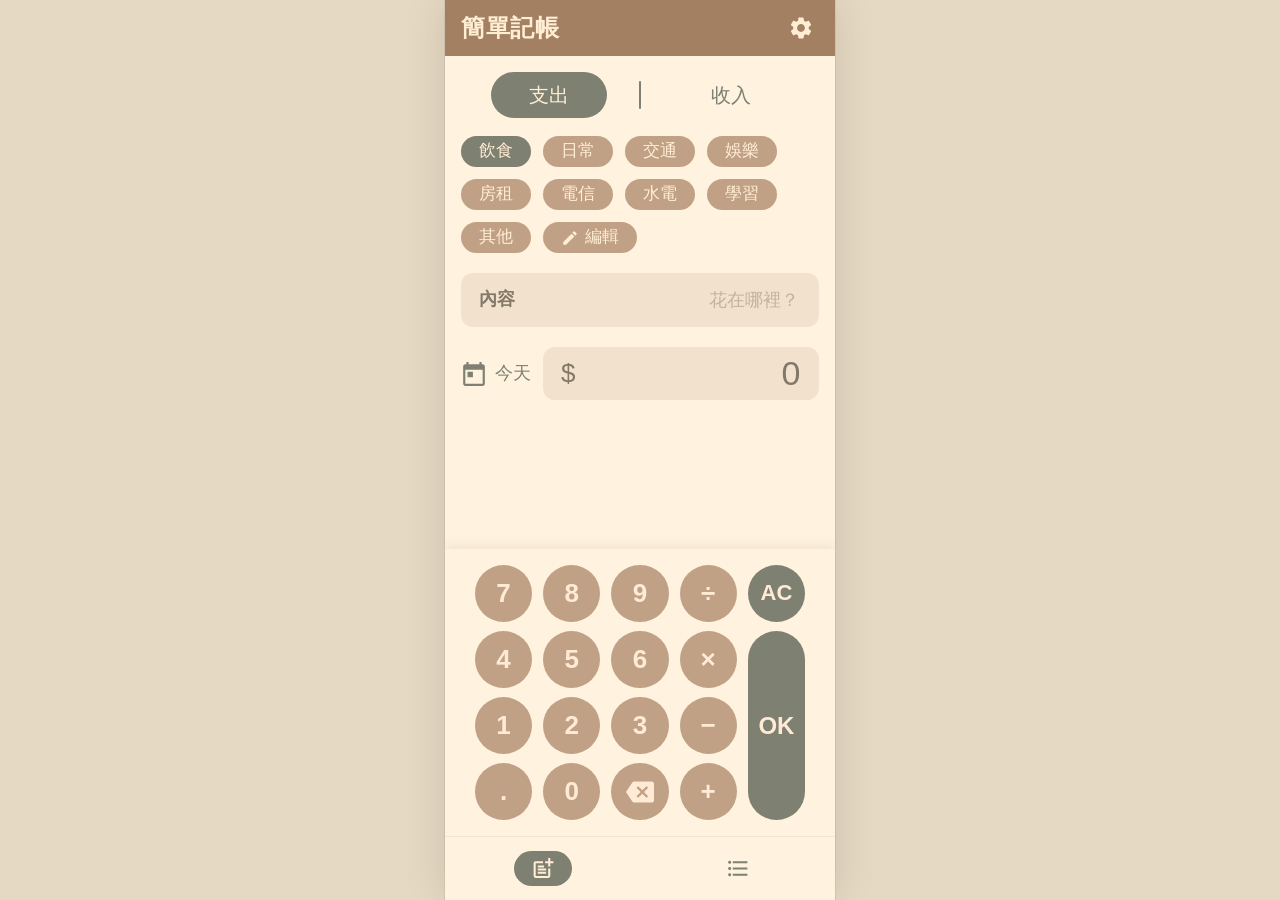
<file: index.html>
<!doctype html>
<html lang="zh-Hant-TW">
<head>
<meta charset="utf-8">
<meta name="viewport" content="width=device-width, initial-scale=1, viewport-fit=cover, maximum-scale=1, user-scalable=no">
<title>簡單記帳</title>
<meta name="description" content="離線可用的個人記帳 PWA，資料只存在你的瀏覽器裡。">
<meta name="theme-color" content="#A38062">
<link rel="manifest" href="./manifest.json">
<link rel="icon" type="image/png" sizes="192x192" href="./icons/icon-192.png">
<!-- iOS 加到主畫面所需 -->
<link rel="apple-touch-icon" href="./icons/icon-180.png">
<meta name="apple-mobile-web-app-capable" content="yes">
<meta name="mobile-web-app-capable" content="yes">
<!-- 新版 iOS 的 black-translucent 會讓網頁少一截（底部留白），改用 default：
     狀態列顏色由 iOS 取樣頁面最上緣的固定元素（見 style.css 的 body::before） -->
<meta name="apple-mobile-web-app-status-bar-style" content="default">
<meta name="apple-mobile-web-app-title" content="簡單記帳">
<link rel="stylesheet" href="./css/style.css">
</head>
<body>
<!-- SVG 圖示庫（Material 風格，與原 App 的圖示樣式一致） -->
<svg xmlns="http://www.w3.org/2000/svg" style="display:none">
  <symbol id="i-settings" viewBox="0 0 24 24"><path d="M19.14 12.94c.04-.3.06-.61.06-.94 0-.32-.02-.64-.07-.94l2.03-1.58a.49.49 0 0 0 .12-.61l-1.92-3.32a.488.488 0 0 0-.59-.22l-2.39.96c-.5-.38-1.03-.7-1.62-.94l-.36-2.54a.484.484 0 0 0-.48-.41h-3.84c-.24 0-.43.17-.47.41l-.36 2.54c-.59.24-1.13.57-1.62.94l-2.39-.96c-.22-.08-.47 0-.59.22L2.74 8.87c-.12.21-.08.47.12.61l2.03 1.58c-.05.3-.09.63-.09.94s.02.64.07.94l-2.03 1.58a.49.49 0 0 0-.12.61l1.92 3.32c.12.22.37.29.59.22l2.39-.96c.5.38 1.03.7 1.62.94l.36 2.54c.05.24.24.41.48.41h3.84c.24 0 .44-.17.47-.41l.36-2.54c.59-.24 1.13-.56 1.62-.94l2.39.96c.22.08.47 0 .59-.22l1.92-3.32c.12-.22.07-.47-.12-.61l-2.01-1.58zM12 15.6c-1.98 0-3.6-1.62-3.6-3.6s1.62-3.6 3.6-3.6 3.6 1.62 3.6 3.6-1.62 3.6-3.6 3.6z"/></symbol>
  <symbol id="i-back" viewBox="0 0 24 24"><path d="M20 11H7.83l5.59-5.59L12 4l-8 8 8 8 1.41-1.41L7.83 13H20v-2z"/></symbol>
  <symbol id="i-check" viewBox="0 0 24 24"><path d="M9 16.17L4.83 12l-1.42 1.41L9 19 21 7l-1.41-1.41z"/></symbol>
  <symbol id="i-add" viewBox="0 0 24 24"><path d="M19 13h-6v6h-2v-6H5v-2h6V5h2v6h6v2z"/></symbol>
  <symbol id="i-search" viewBox="0 0 24 24"><path d="M15.5 14h-.79l-.28-.27A6.471 6.471 0 0 0 16 9.5 6.5 6.5 0 1 0 9.5 16c1.61 0 3.09-.59 4.23-1.57l.27.28v.79l5 4.99L20.49 19l-4.99-5zm-6 0C7.01 14 5 11.99 5 9.5S7.01 5 9.5 5 14 7.01 14 9.5 11.99 14 9.5 14z"/></symbol>
  <symbol id="i-chart" viewBox="0 0 24 24"><path d="M5 9.2h3V19H5zM10.6 5h2.8v14h-2.8zm5.6 8H19v6h-2.8z"/></symbol>
  <symbol id="i-download" viewBox="0 0 24 24"><path d="M19 9h-4V3H9v6H5l7 7 7-7zM5 18v2h14v-2H5z"/></symbol>
  <symbol id="i-upload" viewBox="0 0 24 24"><path d="M9 16h6v-6h4l-7-7-7 7h4zm-4 2h14v2H5z"/></symbol>
  <symbol id="i-listnum" viewBox="0 0 24 24"><path d="M2 17h2v.5H3v1h1v.5H2v1h3v-4H2v1zm1-9h1V4H2v1h1v3zm-1 3h1.8L2 13.1v.9h3v-1H3.2L5 10.9V10H2v1zm5-6v2h14V5H7zm0 14h14v-2H7v2zm0-6h14v-2H7v2z"/></symbol>
  <symbol id="i-list" viewBox="0 0 24 24"><path d="M4 10.5c-.83 0-1.5.67-1.5 1.5s.67 1.5 1.5 1.5 1.5-.67 1.5-1.5-.67-1.5-1.5-1.5zm0-6c-.83 0-1.5.67-1.5 1.5S3.17 7.5 4 7.5 5.5 6.83 5.5 6 4.83 4.5 4 4.5zm0 12c-.83 0-1.5.68-1.5 1.5s.68 1.5 1.5 1.5 1.5-.68 1.5-1.5-.67-1.5-1.5-1.5zM7 19h14v-2H7v2zm0-6h14v-2H7v2zm0-8v2h14V5H7z"/></symbol>
  <symbol id="i-edit" viewBox="0 0 24 24"><path d="M3 17.25V21h3.75L17.81 9.94l-3.75-3.75L3 17.25zM20.71 7.04a.996.996 0 0 0 0-1.41l-2.34-2.34a.996.996 0 0 0-1.41 0l-1.83 1.83 3.75 3.75 1.83-1.83z"/></symbol>
  <symbol id="i-calendar" viewBox="0 0 24 24"><path d="M20 3h-1V1h-2v2H7V1H5v2H4c-1.1 0-2 .9-2 2v16c0 1.1.9 2 2 2h16c1.1 0 2-.9 2-2V5c0-1.1-.9-2-2-2zm0 18H4V8h16v13zM6 10h5v5H6z"/></symbol>
  <symbol id="i-backspace" viewBox="0 0 24 24"><path d="M22 3H7c-.69 0-1.23.35-1.59.88L0 12l5.41 8.11c.36.53.9.89 1.59.89h15c1.1 0 2-.9 2-2V5c0-1.1-.9-2-2-2zm-3 12.59L17.59 17 14 13.41 10.41 17 9 15.59 12.59 12 9 8.41 10.41 7 14 10.59 17.59 7 19 8.41 15.41 12 19 15.59z"/></symbol>
  <symbol id="i-drag" viewBox="0 0 24 24"><path d="M20 9H4v2h16V9zM4 15h16v-2H4v2z"/></symbol>
  <symbol id="i-note" viewBox="0 0 24 24"><path d="M17 19.22H5V7h7V5H5c-1.1 0-2 .9-2 2v12c0 1.1.9 2 2 2h12c1.1 0 2-.9 2-2v-7h-2v7.22zM19 2h-2v3h-3v2h3v3h2V7h3V5h-3V2zM7 9h6v2H7zm0 3v2h8v-2zm0 3h8v2H7z"/></symbol>
  <symbol id="i-chev-left" viewBox="0 0 24 24"><path d="M15.41 7.41L14 6l-6 6 6 6 1.41-1.41L10.83 12z"/></symbol>
  <symbol id="i-chev-right" viewBox="0 0 24 24"><path d="M10 6L8.59 7.41 13.17 12l-4.58 4.59L10 18l6-6z"/></symbol>
  <symbol id="i-person" viewBox="0 0 24 24"><path d="M12 2C6.48 2 2 6.48 2 12s4.48 10 10 10 10-4.48 10-10S17.52 2 12 2zm0 3c1.66 0 3 1.34 3 3s-1.34 3-3 3-3-1.34-3-3 1.34-3 3-3zm0 14.2c-2.5 0-4.71-1.28-6-3.22.03-1.99 4-3.08 6-3.08 1.99 0 5.97 1.09 6 3.08-1.29 1.94-3.5 3.22-6 3.22z"/></symbol>
  <symbol id="i-rename" viewBox="0 0 24 24"><path d="M3 5h12v2H3zm0 4h8v2H3zm0 4h12v2H3zm0 4h8v2H3zm14.7-7.3l1.4 1.4-6.6 6.6H11v-1.5l6.7-6.5zm1.4-1.4a1 1 0 0 1 1.4 0l.8.8a1 1 0 0 1 0 1.4l-.9.9-2.2-2.2.9-.9z"/></symbol>
  <symbol id="i-storage" viewBox="0 0 24 24"><path d="M12 3C7.58 3 4 4.79 4 7s3.58 4 8 4 8-1.79 8-4-3.58-4-8-4zM4 9v3c0 2.21 3.58 4 8 4s8-1.79 8-4V9c0 2.21-3.58 4-8 4s-8-1.79-8-4zm0 5v3c0 2.21 3.58 4 8 4s8-1.79 8-4v-3c0 2.21-3.58 4-8 4s-8-1.79-8-4z"/></symbol>
</svg>

<div id="app" class="app">

  <!-- ===== 新增紀錄 ===== -->
  <section class="view is-active" id="view-add" data-tab="add">
    <header class="appbar">
      <h1 class="appbar-title" id="add-title">簡單記帳</h1>
      <div class="appbar-actions">
        <button class="icon-btn" id="btn-settings" aria-label="設定"><svg><use href="#i-settings"/></svg></button>
      </div>
    </header>
    <div class="view-body">
      <div class="seg" id="add-seg">
        <span class="seg-thumb"></span>
        <button class="seg-btn is-active" data-type="expense">支出</button>
        <span class="seg-divider"></span>
        <button class="seg-btn" data-type="income">收入</button>
      </div>
      <div class="chips chips-wrap" id="add-cats"></div>
      <label class="field">
        <span class="field-label">內容</span>
        <input class="field-input" id="add-name" type="text" placeholder="花在哪裡？" autocomplete="off" enterkeyhint="done">
      </label>
      <div class="amount-row">
        <button class="date-btn" id="add-date-btn" type="button">
          <svg><use href="#i-calendar"/></svg><span id="add-date-label">今天</span>
        </button>
        <input type="date" id="add-date" class="visually-hidden" tabindex="-1">
        <div class="amount-box" id="add-amount-box">
          <span class="amount-sign">$</span>
          <span class="amount-value" id="add-amount">0</span>
        </div>
      </div>
    </div>
    <div class="keypad" id="keypad">
      <button class="key" data-k="7">7</button>
      <button class="key" data-k="8">8</button>
      <button class="key" data-k="9">9</button>
      <button class="key key-op" data-k="/">÷</button>
      <button class="key key-dark" data-k="AC">AC</button>
      <button class="key" data-k="4">4</button>
      <button class="key" data-k="5">5</button>
      <button class="key" data-k="6">6</button>
      <button class="key key-op" data-k="*">×</button>
      <button class="key key-dark key-ok" data-k="OK">OK</button>
      <button class="key" data-k="1">1</button>
      <button class="key" data-k="2">2</button>
      <button class="key" data-k="3">3</button>
      <button class="key key-op" data-k="-">−</button>
      <button class="key" data-k=".">.</button>
      <button class="key" data-k="0">0</button>
      <button class="key" data-k="BS" aria-label="退格"><svg><use href="#i-backspace"/></svg></button>
      <button class="key key-op" data-k="+">+</button>
    </div>
  </section>

  <!-- ===== 總覽 ===== -->
  <section class="view" id="view-overview" data-tab="overview">
    <header class="appbar">
      <h1 class="appbar-title" id="ov-title">簡單記帳總覽</h1>
      <div class="appbar-actions">
        <button class="icon-btn" id="ov-mode" aria-label="切換圖表／清單"><svg><use href="#i-chart"/></svg></button>
        <button class="icon-btn" id="ov-export" aria-label="匯出這段期間"><svg><use href="#i-download"/></svg></button>
      </div>
    </header>
    <div class="view-body view-scroll">
      <div class="seg" id="ov-seg">
        <span class="seg-thumb"></span>
        <button class="seg-btn is-active" data-type="expense">支出</button>
        <span class="seg-divider"></span>
        <button class="seg-btn" data-type="income">收入</button>
      </div>
      <div class="range-row">
        <button class="icon-btn range-arrow" id="ov-prev" aria-label="前一天" hidden><svg><use href="#i-chev-left"/></svg></button>
        <button class="range-btn" id="ov-range" type="button">
          <svg><use href="#i-calendar"/></svg><span id="ov-range-text"></span>
        </button>
        <button class="icon-btn range-arrow" id="ov-next" aria-label="後一天" hidden><svg><use href="#i-chev-right"/></svg></button>
      </div>
      <div class="chips chips-center" id="ov-presets">
        <button class="chip" data-preset="today">本日</button>
        <button class="chip" data-preset="week">本週</button>
        <button class="chip is-active" data-preset="month">本月</button>
        <button class="chip" data-preset="lastMonth">上個月</button>
        <button class="chip chip-icon" data-preset="custom" aria-label="自訂區間"><svg><use href="#i-edit"/></svg></button>
      </div>
      <div class="summary">
        <div class="summary-cell"><span class="summary-label">合計</span><span class="summary-value" id="ov-total">$0</span></div>
        <div class="summary-cell"><span class="summary-label">結餘</span><span class="summary-value" id="ov-balance">$0</span></div>
      </div>
      <div id="ov-content"></div>
    </div>
    <button class="fab" id="btn-search" aria-label="搜尋"><svg><use href="#i-search"/></svg></button>
  </section>

  <!-- ===== 分類明細（圖表模式點分類列進入） ===== -->
  <section class="view view-sub" id="view-catdetail" data-tab="overview">
    <header class="appbar">
      <button class="icon-btn appbar-back" id="detail-back" aria-label="返回"><svg><use href="#i-back"/></svg></button>
      <h1 class="appbar-title" id="detail-title"></h1>
      <div class="appbar-actions">
        <button class="icon-btn" id="detail-range" aria-label="選擇日期區間"><svg><use href="#i-calendar"/></svg></button>
      </div>
    </header>
    <div class="view-body view-scroll">
      <div id="detail-list"></div>
    </div>
  </section>

  <!-- ===== 編輯類別 ===== -->
  <section class="view view-sub" id="view-categories" data-tab="add">
    <header class="appbar">
      <button class="icon-btn appbar-back" id="cat-back" aria-label="返回"><svg><use href="#i-back"/></svg></button>
      <h1 class="appbar-title">編輯類別</h1>
      <div class="appbar-actions">
        <button class="icon-btn" id="cat-save" aria-label="儲存"><svg><use href="#i-check"/></svg></button>
      </div>
    </header>
    <div class="view-body view-scroll">
      <div class="cat-list" id="cat-list"></div>
      <p class="hint">拖曳左側把手可排序，點一下名稱可改名或刪除。</p>
    </div>
    <button class="fab" id="cat-add" aria-label="新增類別"><svg><use href="#i-add"/></svg></button>
  </section>

  <!-- ===== 搜尋 ===== -->
  <section class="view view-sub" id="view-search" data-tab="overview">
    <header class="appbar">
      <button class="icon-btn appbar-back" id="search-back" aria-label="返回"><svg><use href="#i-back"/></svg></button>
      <h1 class="appbar-title">搜尋</h1>
    </header>
    <div class="view-body view-scroll">
      <label class="search-box">
        <svg><use href="#i-search"/></svg>
        <input id="search-input" type="search" placeholder="輸入關鍵字" autocomplete="off" enterkeyhint="search">
      </label>
      <div class="dropdowns">
        <select class="dd dd-dark" id="search-type">
          <option value="expense">支出</option>
          <option value="income">收入</option>
        </select>
        <select class="dd dd-tan" id="search-cat"></select>
        <select class="dd dd-dark" id="search-period">
          <option value="1">過去一個月</option>
          <option value="3">過去三個月</option>
          <option value="6">過去半年</option>
          <option value="12">過去一年</option>
          <option value="0">全部期間</option>
        </select>
      </div>
      <div id="search-results"></div>
    </div>
  </section>

  <!-- ===== 設定：列表樣式依原 App；只保留本 App 用得到的項目 ===== -->
  <section class="view view-sub" id="view-settings" data-tab="add">
    <header class="appbar">
      <button class="icon-btn appbar-back" id="settings-back" aria-label="返回"><svg><use href="#i-back"/></svg></button>
      <h1 class="appbar-title" id="settings-title">設定</h1>
    </header>
    <div class="view-body view-scroll">
      <div class="set-group">
        <button class="set-row" id="set-username">
          <svg><use href="#i-person"/></svg>
          <span class="set-main">編輯使用者名稱</span>
          <span class="set-value" id="set-username-val"></span>
          <svg class="set-chev"><use href="#i-chev-right"/></svg>
        </button>
        <button class="set-row" id="set-ledger">
          <svg><use href="#i-rename"/></svg>
          <span class="set-main">重新命名帳本</span>
          <span class="set-value" id="set-ledger-val"></span>
          <svg class="set-chev"><use href="#i-chev-right"/></svg>
        </button>
        <button class="set-row" id="set-mode">
          <svg><use href="#i-chart"/></svg>
          <span class="set-main">總覽圖表模式</span>
          <svg class="set-chev set-mode-icon"><use href="#i-chart"/></svg>
        </button>
      </div>

      <div class="set-group">
        <button class="set-row" id="set-export">
          <svg><use href="#i-download"/></svg>
          <span class="set-main">匯出備份<span class="set-sub" id="set-last-backup">尚未備份</span></span>
          <svg class="set-chev"><use href="#i-chev-right"/></svg>
        </button>
        <button class="set-row" id="set-import">
          <svg><use href="#i-upload"/></svg>
          <span class="set-main">匯入 CSV<span class="set-sub">支援 UTF-8（含 BOM）與 Big5，可合併或覆蓋</span></span>
          <svg class="set-chev"><use href="#i-chev-right"/></svg>
        </button>
        <input type="file" id="set-file" class="visually-hidden" accept=".csv,text/csv,text/plain">
        <div class="set-row">
          <svg><use href="#i-storage"/></svg>
          <span class="set-main">資料<span class="set-sub" id="set-count">0 筆紀錄</span></span>
          <span class="set-value" id="set-persist"></span>
        </div>
      </div>

      <p class="hint">資料只存在這支手機的這個瀏覽器裡，不會上傳到任何伺服器。換手機或清除瀏覽器資料前，請先匯出備份。</p>
      <p class="hint hint-small" id="set-viewport"></p>
    </div>
  </section>

  <!-- ===== 底部導覽 ===== -->
  <nav class="bottom-nav" id="bottom-nav">
    <button class="nav-btn is-active" data-tab="add" aria-label="新增紀錄"><svg><use href="#i-note"/></svg></button>
    <button class="nav-btn" data-tab="overview" aria-label="總覽"><svg><use href="#i-list"/></svg></button>
  </nav>

  <div id="dialog-root"></div>
  <div class="toast" id="toast" role="status" aria-live="polite"></div>
</div>

<script src="./js/format.js"></script>
<script src="./js/store.js"></script>
<script src="./js/csv.js"></script>
<script src="./js/app.js"></script>
</body>
</html>
</file>
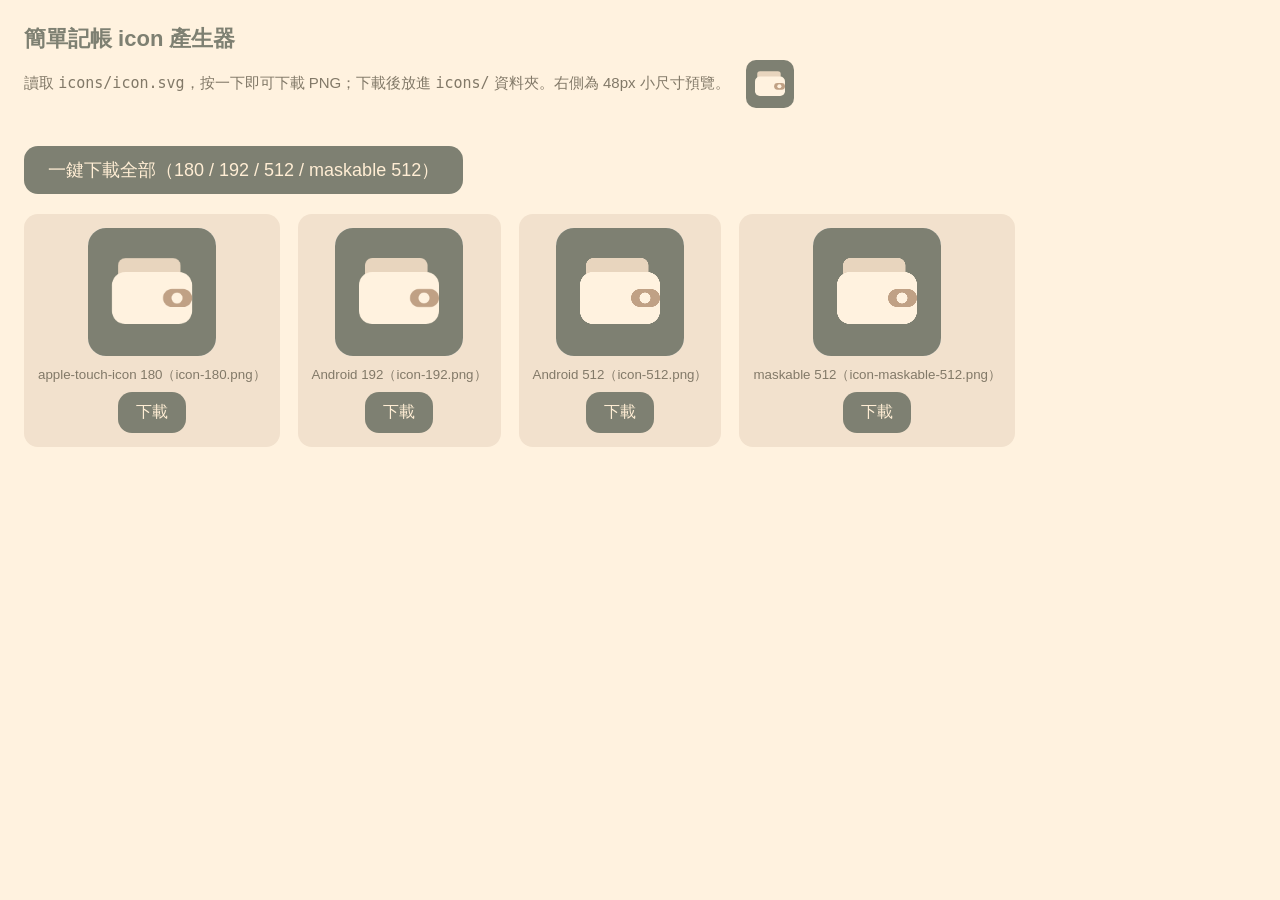
<file: icon-generator.html>
<!doctype html>
<html lang="zh-Hant-TW">
<head>
<meta charset="utf-8">
<meta name="viewport" content="width=device-width, initial-scale=1">
<title>簡單記帳 icon 產生器</title>
<style>
  body { font-family: -apple-system, "PingFang TC", "Noto Sans TC", "Microsoft JhengHei", sans-serif; background: #FFF2DF; color: #7E8072; margin: 0; padding: 24px; }
  h1 { font-size: 22px; margin: 0 0 6px; }
  p { margin: 0 0 18px; font-size: 15px; color: #827968; }
  .row { display: flex; flex-wrap: wrap; gap: 18px; align-items: flex-end; }
  .item { background: #F2E1CD; border-radius: 14px; padding: 14px; text-align: center; }
  .item canvas { display: block; margin: 0 auto 10px; border-radius: 18px; background: #fff; width: 128px; height: 128px; }
  .item small { display: block; margin-bottom: 8px; color: #827968; }
  button { border: 0; border-radius: 14px; background: #7E8072; color: #FFEDD4; font-size: 16px; padding: 10px 18px; cursor: pointer; }
  button.big { margin: 20px 0; font-size: 18px; padding: 12px 24px; }
  .preview48 { width: 48px; height: 48px; border-radius: 10px; margin-left: 12px; vertical-align: middle; }
</style>
</head>
<body>
<h1>簡單記帳 icon 產生器</h1>
<p>讀取 <code>icons/icon.svg</code>，按一下即可下載 PNG；下載後放進 <code>icons/</code> 資料夾。右側為 48px 小尺寸預覽。 <canvas id="p48" class="preview48" width="48" height="48"></canvas></p>
<button class="big" id="all">一鍵下載全部（180 / 192 / 512 / maskable 512）</button>
<div class="row" id="row"></div>

<script>
(function () {
  const SIZES = [
    { name: 'icon-180.png', size: 180, label: 'apple-touch-icon 180' },
    { name: 'icon-192.png', size: 192, label: 'Android 192' },
    { name: 'icon-512.png', size: 512, label: 'Android 512' },
    { name: 'icon-maskable-512.png', size: 512, label: 'maskable 512' }
  ];
  const row = document.getElementById('row');
  const items = [];
  const img = new Image();

  function draw(canvas, size) {
    canvas.width = size; canvas.height = size;
    const ctx = canvas.getContext('2d');
    ctx.fillStyle = '#7E8072';
    ctx.fillRect(0, 0, size, size);
    ctx.drawImage(img, 0, 0, size, size);
  }

  function downloadCanvas(canvas, name) {
    return new Promise(resolve => {
      canvas.toBlob(blob => {
        const a = document.createElement('a');
        a.href = URL.createObjectURL(blob);
        a.download = name;
        document.body.appendChild(a);
        a.click();
        setTimeout(() => { URL.revokeObjectURL(a.href); a.remove(); resolve(); }, 400);
      }, 'image/png');
    });
  }

  img.onload = () => {
    SIZES.forEach(s => {
      const item = document.createElement('div');
      item.className = 'item';
      const canvas = document.createElement('canvas');
      draw(canvas, s.size);
      const small = document.createElement('small');
      small.textContent = s.label + '（' + s.name + '）';
      const btn = document.createElement('button');
      btn.textContent = '下載';
      btn.onclick = () => downloadCanvas(canvas, s.name);
      item.append(canvas, small, btn);
      row.appendChild(item);
      items.push({ canvas, name: s.name });
    });
    draw(document.getElementById('p48'), 48);
  };
  img.onerror = () => { row.textContent = '讀不到 icons/icon.svg，請確認檔案位置（需用 http 伺服器或 GitHub Pages 開啟）。'; };
  img.src = './icons/icon.svg';

  document.getElementById('all').onclick = async () => {
    for (const it of items) { await downloadCanvas(it.canvas, it.name); await new Promise(r => setTimeout(r, 300)); }
  };
})();
</script>
</body>
</html>
</file>
<file: css/style.css>
/* =========================================================
   簡單記帳 – 樣式
   以 390px 手機寬度為基準；色碼由原截圖取樣。
   ========================================================= */
:root {
  --bar: #A38062;          /* App bar 背景 */
  --bar-text: #FFEDD4;     /* App bar 文字與圖示 */
  --bg: #FFF2DF;           /* 頁面背景 */
  --ink: #7E8072;          /* 主色：選中膠囊、FAB、主要文字 */
  --ink-light: #9A9C8F;
  --tan: #C0A185;          /* 次要按鈕、數字鍵、標籤 */
  --card: #F2E1CD;         /* 卡片、輸入框 */
  --muted: #827968;        /* 次要文字 */
  --placeholder: #BFB4A0;
  --line: #D9C9B3;         /* 分隔線 */
  --key-text: #FFEAD5;
  --outer: #E6D9C3;        /* 桌機兩側底色（截圖外區域） */
  --scrim: rgba(0, 0, 0, .6);
  --nav-h: 64px;
  --app-w: 390px;
  --font: -apple-system, BlinkMacSystemFont, "PingFang TC", "Noto Sans TC", "Microsoft JhengHei", "Helvetica Neue", Arial, sans-serif;
  --ease: cubic-bezier(.2, .7, .2, 1);
}

* { box-sizing: border-box; -webkit-tap-highlight-color: transparent; }
/* 整頁固定、不可捲動：避免 iOS 主畫面模式的整頁拖動與高度誤差，捲動只發生在各畫面內部 */
html, body { height: 100%; margin: 0; overflow: hidden; }
body {
  position: fixed; inset: 0; width: 100%;
  background: var(--outer);
  color: var(--ink);
  font-family: var(--font);
  font-size: 18px;
  line-height: 1.3;
  overscroll-behavior: none;
  -webkit-font-smoothing: antialiased;
  -webkit-user-select: none; user-select: none;
}
input, select, button, textarea { font: inherit; color: inherit; }
button { background: none; border: 0; padding: 0; cursor: pointer; }
input, textarea { -webkit-user-select: text; user-select: text; }
svg { width: 26px; height: 26px; fill: currentColor; flex: none; }
[hidden] { display: none !important; }

.visually-hidden {
  position: absolute !important; width: 1px; height: 1px; margin: -1px; padding: 0;
  overflow: hidden; clip: rect(0 0 0 0); white-space: nowrap; border: 0; opacity: 0;
}

/* ---------- 外框：手機寬度置中 ---------- */
.app {
  position: fixed;
  inset: 0;              /* 貼齊實際可視區四邊，不靠 100vh / 100dvh 的回報值 */
  max-width: var(--app-w);
  margin: 0 auto;
  background: var(--bg);
  overflow: hidden;
  display: flex;
  flex-direction: column;
}
/* 手機（含 393 / 402 / 430pt 等機型）一律填滿整個寬度；只有桌機才置中成手機寬 */
@media (max-width: 599px) {
  .app { max-width: none; }
}
@media (min-width: 600px) {
  .app { box-shadow: 0 0 0 1px rgba(0,0,0,.06), 0 0 40px rgba(0,0,0,.12); }
}
/* iOS 加到主畫面後，狀態列顏色是取樣頁面最上緣「固定定位、全寬、不透明」的元素；
   放一條棕色細帶在最上面（被 App bar 蓋住，看不到），讓狀態列跟 App bar 同色。 */
@media (max-width: 599px) {
  body::before {
    content: "";
    position: fixed;
    top: 0; left: 0; right: 0;
    height: 14px;
    background: var(--bar);
    z-index: 0;
  }
}

/* ---------- 頁面切換 ---------- */
.view {
  position: absolute;
  inset: 0 0 calc(var(--nav-h) + env(safe-area-inset-bottom, 0px)) 0;
  display: none;
  flex-direction: column;
  background: var(--bg);
}
.view.is-active { display: flex; animation: viewIn .22s var(--ease); }
.view-sub { z-index: 5; }
@keyframes viewIn {
  from { opacity: 0; transform: translateX(12px); }
  to   { opacity: 1; transform: none; }
}
.view-body { flex: 1; min-height: 0; padding-bottom: 16px; }
.view-scroll { overflow-y: auto; -webkit-overflow-scrolling: touch; padding-bottom: 96px; }

/* ---------- App bar ---------- */
.appbar {
  flex: none;
  position: sticky; top: 0; z-index: 2;
  display: flex;
  align-items: center;
  gap: 8px;
  height: calc(56px + env(safe-area-inset-top, 0px));
  padding: env(safe-area-inset-top, 0px) 12px 0 16px;
  background: var(--bar);
  color: var(--bar-text);
}
.appbar-title {
  flex: 1;
  margin: 0;
  font-size: 24px;
  font-weight: 700;
  letter-spacing: .5px;
  white-space: nowrap;
  overflow: hidden;
  text-overflow: ellipsis;
}
.appbar-back { margin-left: -8px; margin-right: 4px; }
.appbar-actions { display: flex; gap: 4px; }
.icon-btn {
  width: 44px; height: 44px;
  display: inline-flex; align-items: center; justify-content: center;
  border-radius: 50%;
  color: inherit;
  transition: background .15s;
}
.icon-btn:active { background: rgba(255,255,255,.18); }
.icon-btn[hidden] { display: none; }

/* ---------- 支出 / 收入 切換 ---------- */
.seg {
  position: relative;
  display: flex;
  align-items: center;
  justify-content: center;
  gap: 32px;
  width: 298px;
  height: 46px;
  margin: 16px auto 0;
}
.seg-btn {
  position: relative;
  z-index: 1;
  width: 116px;
  height: 46px;
  border-radius: 23px;
  font-size: 20px;
  font-weight: 500;
  color: var(--ink);
  transition: color .25s var(--ease);
}
.seg-btn.is-active { color: var(--bar-text); }
.seg-divider { width: 2px; height: 28px; background: var(--ink); border-radius: 1px; }
.seg-thumb {
  position: absolute;
  top: 0; left: 0;
  width: 116px; height: 46px;
  border-radius: 23px;
  background: var(--ink);
  transition: transform .25s var(--ease);
}
.seg[data-active="income"] .seg-thumb { transform: translateX(182px); }

/* ---------- Chips ---------- */
.chips { display: flex; flex-wrap: wrap; gap: 12px; padding: 0 16px; margin-top: 18px; }
.chips-center { justify-content: center; margin-top: 14px; }
.chips-center .chip { padding: 0 11px; }
.chips-wrap { margin-top: 18px; }
.chip {
  height: 31px;
  padding: 0 18px;
  border-radius: 16px;
  background: var(--tan);
  color: var(--bar-text);
  font-size: 17px;
  white-space: nowrap;
  display: inline-flex; align-items: center; gap: 6px;
  transition: background .2s var(--ease), transform .1s;
}
.chip:active { transform: scale(.96); }
.chip.is-active { background: var(--ink); }
.chips-center .chip-icon, .chip-icon { padding: 0 8px; }
.chip svg { width: 18px; height: 18px; }

/* ---------- 輸入欄位 ---------- */
.field {
  display: flex; align-items: center;
  height: 54px;
  margin: 20px 16px 0;
  padding: 0 18px;
  border-radius: 12px;
  background: var(--card);
}
.field-label { font-size: 18px; font-weight: 600; color: var(--muted); flex: none; }
.field-input {
  flex: 1; min-width: 0;
  height: 100%;
  margin-left: 12px;
  background: transparent; border: 0; outline: 0;
  text-align: right;
  font-size: 18px;
  color: var(--muted);
}
.field-input::placeholder { color: var(--placeholder); }

/* 日期 + 金額 */
.amount-row { display: flex; align-items: center; gap: 12px; margin: 20px 16px 0; }
.date-btn {
  display: inline-flex; align-items: center; gap: 8px;
  color: var(--ink); font-size: 18px; flex: none; padding: 4px 0;
}
.date-btn svg { color: var(--ink); }
.amount-box {
  flex: 1; min-width: 0;
  display: flex; align-items: center;
  height: 53px;
  padding: 0 18px;
  border-radius: 12px;
  background: var(--card);
  font-size: 26px;
  color: var(--muted);
}
.amount-sign { flex: none; font-weight: 500; }
.amount-value {
  flex: 1; text-align: right;
  font-size: 34px; font-weight: 400; letter-spacing: .5px;
  white-space: nowrap; overflow: hidden; text-overflow: clip;
}

/* ---------- 計算機鍵盤 ---------- */
.keypad {
  flex: none;
  display: grid;
  grid-template-columns: repeat(5, 1fr);
  grid-auto-rows: 57px;
  column-gap: 11px;
  row-gap: 9px;
  padding: 16px 30px 16px;
  background: var(--bg);
  box-shadow: 0 -3px 10px rgba(80, 60, 30, .08);
}
.key {
  border-radius: 29px;
  background: var(--tan);
  color: var(--key-text);
  font-size: 26px;
  font-weight: 700;
  display: flex; align-items: center; justify-content: center;
  transition: filter .1s, transform .08s;
}
.key:active { filter: brightness(.92); transform: scale(.95); }
.key svg { width: 28px; height: 28px; }
.key-dark { background: var(--ink); font-size: 22px; }
.key-ok { grid-column: 5; grid-row: 2 / span 3; font-size: 24px; }

/* ---------- 總覽 ---------- */
.range-row { display: flex; align-items: center; justify-content: center; margin-top: 16px; min-height: 40px; }
.range-arrow { width: 40px; height: 40px; color: var(--ink); }
.range-arrow[hidden] { display: none; }
.range-arrow svg { width: 24px; height: 24px; }
.range-btn {
  display: inline-flex; align-items: center; justify-content: center; gap: 14px;
  padding: 4px 12px;
  color: var(--ink); font-size: 18px;
}
.range-btn svg { width: 24px; height: 24px; }
#ov-range-text { display: inline-flex; gap: 14px; align-items: center; }
#ov-content { margin-top: 6px; }
.summary {
  display: flex;
  margin: 17px 16px 0;
  height: 52px;
  border-radius: 12px;
  background: var(--card);
  overflow: hidden;
}
.summary-cell {
  flex: 1;
  display: flex; flex-direction: column; align-items: center; justify-content: center;
  line-height: 1.15;
}
.summary-cell + .summary-cell { border-left: 2px solid var(--bg); }
.summary-label { font-size: 14px; color: var(--muted); }
.summary-value { font-size: 20px; font-weight: 600; color: var(--ink); }

/* 分類排行 */
.rank-row {
  display: flex; align-items: center;
  height: 54px;
  margin: 0 16px;
  border-bottom: 1px solid var(--line);
}
.rank-row:last-child { border-bottom: 0; }
.rank-name {
  position: relative;
  flex: 1; min-width: 0;
  display: flex; align-items: center;
  height: 38px;
  font-size: 18px;
  color: var(--ink);
}
.rank-bar {
  position: absolute; left: 0; top: 0; bottom: 0;
  border-radius: 8px;
  transition: width .4s var(--ease);
}
.rank-name span { position: relative; padding-left: 1px; }
.rank-amount { font-size: 22px; font-weight: 600; color: var(--ink); margin-left: 8px; }
.rank-badge {
  width: 46px; height: 18px; margin-left: 16px;
  border-radius: 9px;
  display: inline-flex; align-items: center; justify-content: center;
  font-size: 12px; color: var(--bar-text);
  flex: none;
}

/* 紀錄清單 */
.rec-row {
  display: flex; align-items: center;
  min-height: 58px;
  margin: 0 16px;
  padding: 6px 0;
  border-bottom: 1px solid var(--line);
  cursor: pointer;
}
.rec-row:active { background: rgba(0,0,0,.03); }
.rec-main { flex: 1; min-width: 0; }
.rec-name {
  font-size: 18px; font-weight: 600; color: var(--ink);
  white-space: nowrap; overflow: hidden; text-overflow: ellipsis;
}
.rec-meta { display: flex; align-items: center; gap: 8px; margin-top: 3px; font-size: 14px; color: var(--ink); }
.rec-tag {
  display: inline-flex; align-items: center;
  height: 20px; padding: 0 9px;
  border-radius: 10px;
  background: var(--tan); color: var(--bar-text);
  font-size: 12px;
}
.rec-amount { font-size: 20px; font-weight: 600; color: var(--ink); margin-left: 12px; white-space: nowrap; }

/* 空狀態：插圖與原 App 相同 */
.empty {
  padding: 48px 24px;
  text-align: center;
  color: var(--ink-light);
  font-size: 16px;
}
.empty-wrap { padding-top: 48px; }
.empty-illu { width: 150px; height: 150px; margin: 0 auto; display: block; }
.rank-row { cursor: pointer; }
.rank-row:active { background: rgba(0,0,0,.03); }

/* ---------- FAB ---------- */
.fab {
  position: absolute;
  right: 24px;
  bottom: 24px;
  width: 54px; height: 54px;
  border-radius: 50%;
  background: var(--ink);
  color: var(--bar-text);
  display: flex; align-items: center; justify-content: center;
  box-shadow: 0 4px 10px rgba(60, 50, 30, .18);
  transition: transform .12s;
  z-index: 3;
}
.fab:active { transform: scale(.94); }
.fab svg { width: 28px; height: 28px; }

/* ---------- 底部導覽 ---------- */
.bottom-nav {
  position: absolute;
  left: 0; right: 0; bottom: 0;
  height: calc(var(--nav-h) + env(safe-area-inset-bottom, 0px));
  padding-bottom: env(safe-area-inset-bottom, 0px);
  display: flex;
  align-items: center;
  background: var(--bg);
  border-top: 1px solid rgba(0,0,0,.05);
  z-index: 10;
}
.nav-btn {
  flex: 1;
  display: flex; align-items: center; justify-content: center;
}
.nav-btn span { display: none; }
.nav-btn svg {
  width: 58px; height: 35px; padding: 5px 16px;
  border-radius: 17.5px;
  color: var(--ink);
  transition: background .2s var(--ease), color .2s;
}
.nav-btn.is-active svg { background: var(--ink); color: var(--bar-text); }

/* ---------- 編輯類別 ---------- */
.cat-list { padding: 18px 16px 0; display: flex; flex-direction: column; gap: 18px; position: relative; }
.cat-card {
  display: flex; align-items: center;
  height: 48px;
  padding: 0 20px;
  border-radius: 14px;
  background: var(--card);
  color: var(--muted);
  font-size: 18px;
  touch-action: pan-y;
  transition: transform .18s var(--ease), box-shadow .18s;
}
.cat-card.is-dragging {
  z-index: 2;
  box-shadow: 0 6px 16px rgba(60, 50, 30, .18);
  transition: none;
  background: #F6E8D6;
}
.cat-handle { width: 36px; height: 48px; display: flex; align-items: center; color: var(--muted); cursor: grab; touch-action: none; flex: none; }
.cat-handle svg { width: 24px; height: 24px; }
.cat-name { flex: 1; padding-left: 4px; }
.hint { margin: 24px 24px 0; font-size: 14px; color: var(--ink-light); text-align: center; line-height: 1.6; }
.hint-small { margin-top: 10px; font-size: 11px; opacity: .8; }

/* ---------- 搜尋 ---------- */
.search-box {
  display: flex; align-items: center; gap: 12px;
  height: 52px;
  margin: 16px 16px 0;
  padding: 0 18px;
  border-radius: 14px;
  background: var(--card);
  color: var(--muted);
}
.search-box svg { width: 24px; height: 24px; color: var(--muted); }
.search-box input {
  flex: 1; min-width: 0; height: 100%;
  background: transparent; border: 0; outline: 0;
  text-align: right;
  font-size: 18px; color: var(--muted);
  -webkit-appearance: none; appearance: none;
}
.search-box input::placeholder { color: var(--placeholder); }
.search-box input::-webkit-search-cancel-button { display: none; }
.dropdowns { display: flex; gap: 12px; padding: 0 16px; margin-top: 14px; }
.dd {
  height: 37px;
  padding: 0 30px 0 18px;
  border: 0; border-radius: 18.5px;
  font-size: 17px;
  color: var(--bar-text);
  -webkit-appearance: none; appearance: none;
  background-repeat: no-repeat;
  background-position: right 10px center;
  background-size: 14px;
  max-width: 46%;
  text-overflow: ellipsis;
  outline: 0;
}
.dd option { color: #333; background: #fff; }
.dd-dark { background-color: var(--ink); background-image: url("data:image/svg+xml;utf8,<svg xmlns='http://www.w3.org/2000/svg' viewBox='0 0 24 24' fill='%23FFEDD4'><path d='M7 10l5 5 5-5z'/></svg>"); }
.dd-tan  { background-color: var(--tan); background-image: url("data:image/svg+xml;utf8,<svg xmlns='http://www.w3.org/2000/svg' viewBox='0 0 24 24' fill='%23FFEDD4'><path d='M7 10l5 5 5-5z'/></svg>"); }

/* ---------- 設定頁：列表樣式與原 App 相同 ---------- */
.set-group {
  margin: 16px 16px 0;
  border-radius: 12px;
  background: var(--card);
  overflow: hidden;
}
.set-row {
  display: flex; align-items: center; gap: 14px;
  width: 100%; min-height: 54px;
  padding: 10px 16px;
  text-align: left;
  color: var(--muted);
  font-size: 17px;
  border-bottom: 1px solid rgba(0,0,0,.05);
}
.set-row:last-child { border-bottom: 0; }
button.set-row:active { background: rgba(0,0,0,.04); }
.set-row > svg { width: 22px; height: 22px; color: var(--muted); }
.set-main { flex: 1; min-width: 0; display: flex; flex-direction: column; }
.set-sub { font-size: 12px; color: var(--ink-light); margin-top: 2px; line-height: 1.4; }
.set-value { font-size: 15px; color: var(--ink-light); max-width: 40%; overflow: hidden; text-overflow: ellipsis; white-space: nowrap; }
.set-row > .set-chev { width: 20px; height: 20px; color: var(--ink-light); }

/* ---------- 對話框 ---------- */
.dialog-scrim {
  position: absolute; inset: 0;
  background: var(--scrim);
  display: flex; align-items: center; justify-content: center;
  padding: 24px;
  z-index: 50;
  animation: fadeIn .18s var(--ease);
}
@keyframes fadeIn { from { opacity: 0; } to { opacity: 1; } }
.dialog {
  width: 300px; max-width: 100%;
  max-height: 100%;
  overflow: auto;
  padding: 26px 22px 24px;
  border-radius: 20px;
  background: var(--bg);
  color: var(--ink);
  animation: popIn .2s var(--ease);
}
@keyframes popIn { from { transform: scale(.94); opacity: 0; } to { transform: none; opacity: 1; } }
.dialog-title { font-size: 20px; font-weight: 700; text-align: center; color: var(--muted); }
.dialog-text { font-size: 20px; line-height: 1.5; word-break: break-word; }

/* 編輯帳目對話框 */
.edit-top { display: flex; align-items: center; justify-content: center; gap: 20px; margin-top: 16px; }
.edit-top .chip { height: 32px; padding: 0 18px; font-size: 17px; }
.edit-top .date-btn { font-size: 16px; padding: 0; }
.edit-top .date-btn svg { width: 22px; height: 22px; }
.edit-cats { padding: 0; margin-top: 12px; gap: 8px; justify-content: center; }
.edit-cats .chip { height: 28px; padding: 0 12px; font-size: 14px; }
.dialog .field-dialog { margin: 14px 0 0; height: 50px; padding: 0 16px; }
.dialog .field-dialog .field-label { font-size: 16px; }
.dialog .field-dialog .field-input { font-size: 17px; }
.dialog .field-dialog .field-input[type="number"] { -moz-appearance: textfield; }
.dialog .field-dialog .field-input::-webkit-outer-spin-button,
.dialog .field-dialog .field-input::-webkit-inner-spin-button { -webkit-appearance: none; margin: 0; }
.dialog.is-edit .dialog-actions { margin-top: 22px; }
.dialog-link {
  display: block; margin: 16px auto 0;
  font-size: 14px; color: var(--ink-light); text-decoration: underline;
}
.dialog-text small { display: block; margin-top: 8px; font-size: 15px; color: var(--ink-light); }
.dialog-input {
  width: 100%; height: 48px; margin-top: 16px; padding: 0 14px;
  border: 0; border-radius: 12px; outline: 0;
  background: var(--card); color: var(--muted); font-size: 18px;
}
.dialog-input::placeholder { color: var(--placeholder); }
.dialog-dates { display: flex; flex-direction: column; gap: 10px; margin-top: 16px; }
.dialog-dates label { display: flex; align-items: center; justify-content: space-between; gap: 10px; font-size: 16px; color: var(--muted); }
.dialog-dates input { height: 40px; padding: 0 10px; border: 0; border-radius: 10px; background: var(--card); color: var(--muted); font-size: 16px; outline: 0; }
.dialog-actions { display: flex; justify-content: center; flex-wrap: wrap; gap: 17px; margin-top: 24px; }
.dialog-btn {
  min-width: 65px; height: 40px; padding: 0 14px;
  border-radius: 14px;
  background: var(--ink); color: var(--bar-text);
  font-size: 18px;
}
.dialog-btn.is-secondary { background: var(--tan); }
.dialog-btn.is-danger { background: #B88A7E; }
.dialog-btn:active { filter: brightness(.92); }

/* ---------- 底部提示橫條（與原 App 的「已儲存」相同） ---------- */
.toast {
  position: absolute;
  left: 12px; right: 12px;
  bottom: calc(var(--nav-h) + env(safe-area-inset-bottom, 0px) + 12px);
  transform: translateY(12px);
  padding: 14px 16px;
  border-radius: 6px;
  background: #5F6156; color: var(--bar-text);
  font-size: 15px;
  box-shadow: 0 3px 10px rgba(0,0,0,.15);
  opacity: 0; pointer-events: none;
  transition: opacity .2s, transform .2s var(--ease);
  z-index: 60;
}
.toast.is-show { opacity: 1; transform: none; }

/* 鍵盤出現時避免版面抖動 */
@media (max-height: 640px) {
  .keypad { grid-auto-rows: 48px; gap: 8px; padding-top: 12px; }
  .key { font-size: 22px; }
}
</file>
